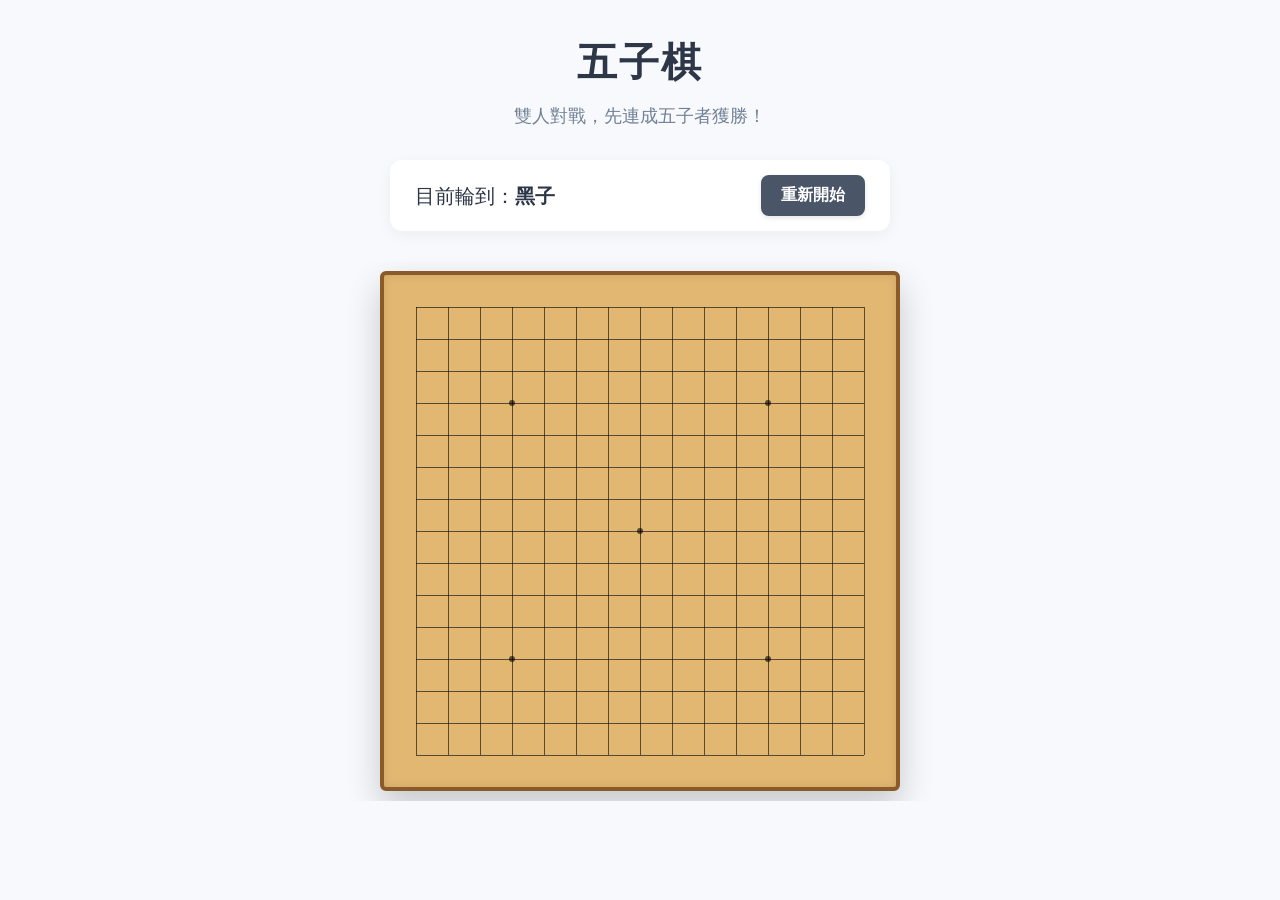
<file: 五子棋/index.html>
<!DOCTYPE html>
<html lang="zh-TW">
<head>
    <meta charset="UTF-8">
    <meta name="viewport" content="width=device-width, initial-scale=1.0">
    <title>五子棋遊戲</title>
    <meta name="description" content="純前端建立的五子棋雙人對戰遊戲">
    <link rel="stylesheet" href="style.css">
</head>
<body>
    <div class="container">
        <header>
            <h1>五子棋</h1>
            <p class="subtitle">雙人對戰，先連成五子者獲勝！</p>
        </header>

        <div class="game-info">
            <div id="status" class="status">目前輪到：<span class="player black-text">黑子</span></div>
            <button id="restart-btn" class="btn">重新開始</button>
        </div>

        <div class="board-wrapper">
            <div class="board-container" id="board-container">
                <div class="board-grid" id="board-grid"></div>
                <div class="board" id="board"></div>
            </div>
        </div>
    </div>

    <script src="script.js"></script>
</body>
</html>
</file>
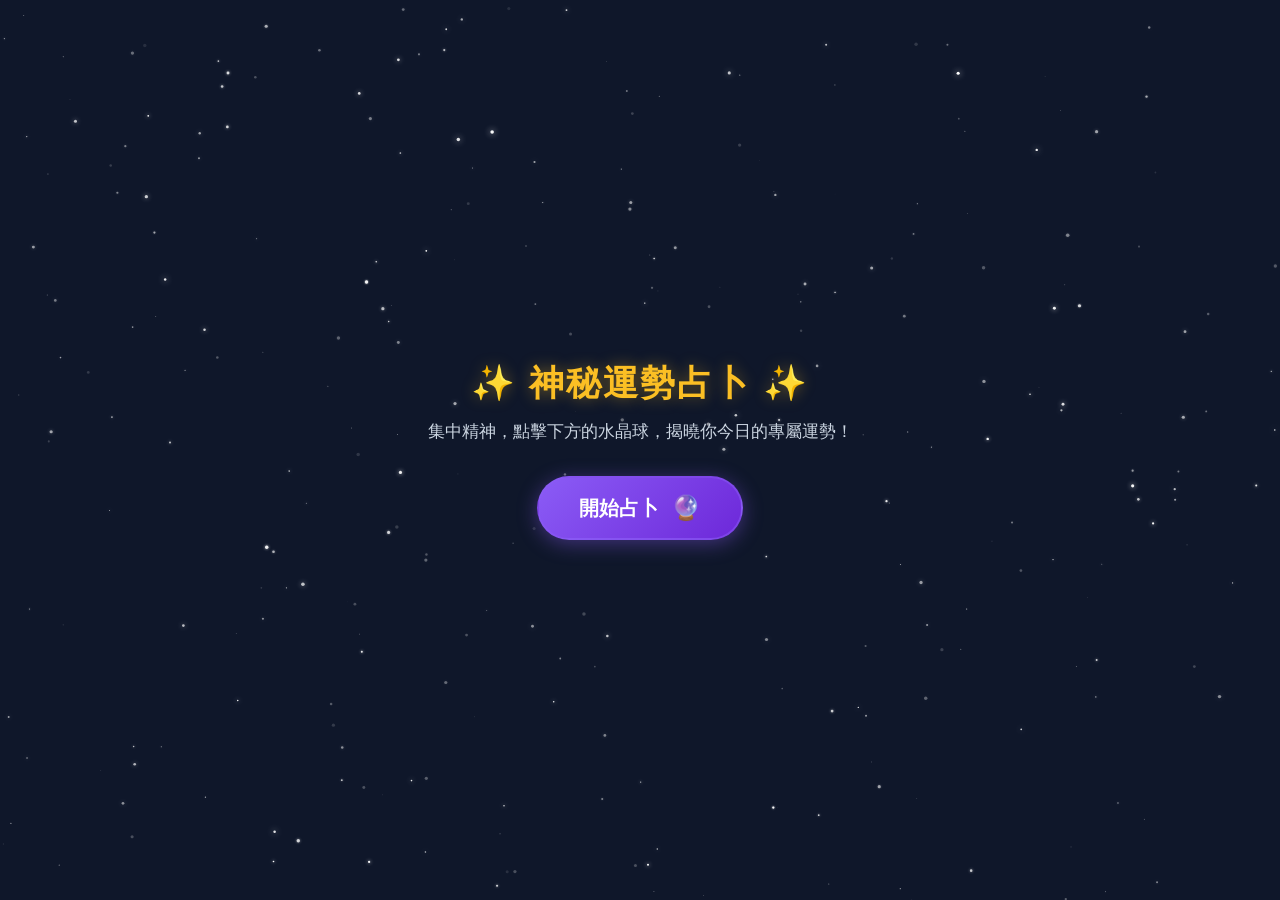
<file: 占卜/index.html>
<!DOCTYPE html>
<html lang="zh-TW">
<head>
    <meta charset="UTF-8">
    <meta name="viewport" content="width=device-width, initial-scale=1.0">
    <title>神秘運勢占卜</title>
    <link rel="stylesheet" href="style.css">
</head>
<body>
    <div class="container">
        <header>
            <h1>✨ 神秘運勢占卜 ✨</h1>
            <p>集中精神，點擊下方的水晶球，揭曉你今日的專屬運勢！</p>
        </header>

        <main>
            <div id="divination-area" class="active">
                <button id="draw-btn" class="mystic-btn">
                    <span class="btn-text">開始占卜</span>
                    <span class="btn-icon">🔮</span>
                </button>
            </div>

            <div id="result-area" class="hidden">
                <div class="result-card">
                    <h2 id="result-title">運勢標題</h2>
                    <div class="result-details">
                        <p><strong>💼 工作：</strong><span id="result-work"></span></p>
                        <p><strong>📚 學業：</strong><span id="result-study"></span></p>
                        <p><strong>❤️ 愛情：</strong><span id="result-love"></span></p>
                        <p><strong>💰 金錢：</strong><span id="result-money"></span></p>
                    </div>
                    <p id="result-desc" class="result-desc">整體說明</p>
                    <p id="result-closing" class="result-closing">結語</p>
                </div>
                <button id="retry-btn" class="retry-btn">🔄 再占卜一次</button>
            </div>
        </main>
        
        <!-- Canvas for simple background stars -->
        <canvas id="bg-canvas"></canvas>
    </div>
    <script src="script.js"></script>
</body>
</html>
</file>
<file: 五子棋/style.css>
:root {
    --bg-color: #f7f9fc;
    --text-color: #2d3748;
    --primary-color: #4a5568;
    --primary-hover: #2d3748;
    --board-bg: #e2b771; /* Wood color */
    --board-border: #8b5a2b;
    --grid-line: rgba(0, 0, 0, 0.6);
    --black-stone: #1a202c;
    --white-stone: #f7fafc;
}

* {
    margin: 0;
    padding: 0;
    box-sizing: border-box;
}

body {
    font-family: 'Inter', -apple-system, BlinkMacSystemFont, 'Segoe UI', Roboto, Helvetica, Arial, sans-serif;
    background-color: var(--bg-color);
    color: var(--text-color);
    line-height: 1.6;
}

.container {
    max-width: 800px;
    margin: 0 auto;
    padding: 30px 20px;
    text-align: center;
}

header {
    margin-bottom: 30px;
}

h1 {
    font-size: 2.5rem;
    color: var(--text-color);
    margin-bottom: 8px;
    letter-spacing: 2px;
}

.subtitle {
    font-size: 1.1rem;
    color: #718096;
}

.game-info {
    display: flex;
    justify-content: space-between;
    align-items: center;
    max-width: 500px;
    margin: 0 auto 30px auto;
    padding: 15px 25px;
    background: white;
    border-radius: 12px;
    box-shadow: 0 4px 15px rgba(0, 0, 0, 0.05);
}

.status {
    font-size: 1.25rem;
    font-weight: 500;
}

.player.black-text {
    color: #2d3748;
    font-weight: bold;
}

.player.white-text {
    color: #cbd5e1;
    font-weight: bold;
    text-shadow: 1px 1px 2px rgba(0,0,0,0.3);
}

.btn {
    background-color: var(--primary-color);
    color: white;
    border: none;
    padding: 10px 20px;
    font-size: 1rem;
    font-weight: 600;
    border-radius: 8px;
    cursor: pointer;
    transition: all 0.2s ease;
    box-shadow: 0 2px 5px rgba(0,0,0,0.1);
}

.btn:hover {
    background-color: var(--primary-hover);
    transform: translateY(-1px);
    box-shadow: 0 4px 8px rgba(0,0,0,0.15);
}

.btn:active {
    transform: translateY(1px);
    box-shadow: 0 1px 2px rgba(0,0,0,0.1);
}

.board-wrapper {
    display: flex;
    justify-content: center;
    padding: 10px;
    overflow-x: auto;
}

.board-container {
    --cell-size: 32px;
    --board-padding: 16px;
    
    position: relative;
    background-color: var(--board-bg);
    border: 4px solid var(--board-border);
    padding: var(--board-padding);
    border-radius: 6px;
    box-shadow: 0 15px 35px rgba(0, 0, 0, 0.2), inset 0 0 10px rgba(0,0,0,0.1);
    width: max-content;
    margin: 0 auto;
}

.board {
    display: grid;
    grid-template-columns: repeat(15, var(--cell-size));
    grid-template-rows: repeat(15, var(--cell-size));
    position: relative;
    z-index: 10;
}

.board-grid {
    position: absolute;
    top: calc(var(--board-padding) + var(--cell-size) / 2);
    left: calc(var(--board-padding) + var(--cell-size) / 2);
    width: calc(var(--cell-size) * 14);
    height: calc(var(--cell-size) * 14);
    pointer-events: none;
    z-index: 5;
}

.h-line {
    position: absolute;
    left: 0;
    top: calc(var(--index) * var(--cell-size));
    width: 100%;
    height: 1px;
    background-color: var(--grid-line);
}

.v-line {
    position: absolute;
    top: 0;
    left: calc(var(--index) * var(--cell-size));
    width: 1px;
    height: 100%;
    background-color: var(--grid-line);
}

.star-point {
    position: absolute;
    width: 6px;
    height: 6px;
    background-color: var(--grid-line);
    border-radius: 50%;
    transform: translate(-50%, -50%);
    top: calc(var(--index-y) * var(--cell-size));
    left: calc(var(--index-x) * var(--cell-size));
}

.cell {
    width: var(--cell-size);
    height: var(--cell-size);
    position: relative;
    display: flex;
    justify-content: center;
    align-items: center;
    cursor: pointer;
    z-index: 1;
}

.cell.empty:hover::after {
    content: '';
    position: absolute;
    width: 75%;
    height: 75%;
    border-radius: 50%;
    opacity: 0.6;
    transition: all 0.2s ease;
}

.board-container[data-turn="black"] .cell.empty:hover::after {
    background-color: var(--black-stone);
}

.board-container[data-turn="white"] .cell.empty:hover::after {
    background-color: var(--white-stone);
    box-shadow: 0 0 5px rgba(0,0,0,0.3);
}

.stone {
    width: 85%;
    height: 85%;
    border-radius: 50%;
    box-shadow: 2px 2px 4px rgba(0, 0, 0, 0.4);
    position: relative;
    z-index: 2;
    animation: placeStone 0.2s cubic-bezier(0.25, 0.46, 0.45, 0.94) forwards;
}

.stone.black {
    background: radial-gradient(circle at 30% 30%, #606a7b, var(--black-stone) 60%);
}

.stone.white {
    background: radial-gradient(circle at 30% 30%, #fff, #edf2f7 60%, #cbd5e1);
}

.stone.last-move::after {
    content: '';
    position: absolute;
    top: 50%;
    left: 50%;
    transform: translate(-50%, -50%);
    width: 6px;
    height: 6px;
    background-color: #e53e3e;
    border-radius: 50%;
}

@keyframes placeStone {
    from {
        transform: scale(1.3);
        opacity: 0;
    }
    to {
        transform: scale(1);
        opacity: 1;
    }
}

.cell.win-path .stone {
    animation: winPulse 1s infinite alternate;
}

@keyframes winPulse {
    from {
        box-shadow: 0 0 5px 2px rgba(236, 201, 75, 0.5);
    }
    to {
        box-shadow: 0 0 15px 5px rgba(236, 201, 75, 0.9);
    }
}

@media (max-width: 600px) {
    .container {
        padding: 15px 10px;
    }
    
    h1 {
        font-size: 2rem;
    }
    
    .game-info {
        flex-direction: column;
        gap: 15px;
        padding: 15px;
    }
    
    .board-container {
        --cell-size: 24px;
        --board-padding: 12px;
    }

    .star-point {
        width: 4px;
        height: 4px;
    }
    
    .stone.last-move::after {
        width: 4px;
        height: 4px;
    }
}

@media (max-width: 380px) {
    .board-container {
        --cell-size: 20px;
        --board-padding: 10px;
    }
}
</file>
<file: 占卜/style.css>
:root {
    --bg-color: #0f172a;
    --card-bg: rgba(30, 41, 59, 0.85);
    --text-main: #f8fafc;
    --text-muted: #cbd5e1;
    --primary: #8b5cf6;
    --primary-hover: #a78bfa;
    --gold: #fbbf24;
}

* {
    box-sizing: border-box;
    margin: 0;
    padding: 0;
}

body {
    font-family: -apple-system, BlinkMacSystemFont, "Segoe UI", Roboto, Helvetica, Arial, sans-serif;
    background-color: var(--bg-color);
    color: var(--text-main);
    display: flex;
    justify-content: center;
    align-items: center;
    min-height: 100vh;
    overflow-x: hidden;
    position: relative;
    padding: 1rem;
}

#bg-canvas {
    position: fixed;
    top: 0;
    left: 0;
    width: 100%;
    height: 100%;
    z-index: -1;
    pointer-events: none;
}

.container {
    width: 100%;
    max-width: 500px;
    text-align: center;
    z-index: 1;
    display: flex;
    flex-direction: column;
    justify-content: center;
    gap: 2rem;
}

header h1 {
    color: var(--gold);
    font-size: 2.2rem;
    margin-bottom: 0.8rem;
    text-shadow: 0 0 15px rgba(251, 191, 36, 0.4);
    letter-spacing: 2px;
}

header p {
    color: var(--text-muted);
    font-size: 1.05rem;
    line-height: 1.5;
}

/* Button Styles */
.mystic-btn {
    background: linear-gradient(135deg, var(--primary), #6d28d9);
    border: 2px solid rgba(139, 92, 246, 0.5);
    border-radius: 50px;
    padding: 1rem 2.5rem;
    font-size: 1.25rem;
    font-weight: bold;
    color: white;
    cursor: pointer;
    box-shadow: 0 4px 20px rgba(139, 92, 246, 0.4);
    transition: all 0.3s cubic-bezier(0.25, 0.8, 0.25, 1);
    display: flex;
    align-items: center;
    justify-content: center;
    gap: 0.8rem;
    margin: 0 auto;
}

.mystic-btn:hover {
    transform: translateY(-4px) scale(1.02);
    box-shadow: 0 8px 25px rgba(139, 92, 246, 0.6);
    border-color: var(--primary-hover);
}

.mystic-btn:active {
    transform: translateY(1px);
}

.btn-icon {
    font-size: 1.5rem;
    animation: float 3s ease-in-out infinite;
}

/* Areas */
.hidden {
    display: none !important;
}

.active {
    display: block;
    animation: fadeIn 0.6s ease-out forwards;
}

/* Result Card */
.result-card {
    background: var(--card-bg);
    border-radius: 20px;
    padding: 2rem 1.5rem;
    margin-bottom: 2rem;
    box-shadow: 0 10px 40px rgba(0, 0, 0, 0.5);
    border: 1px solid rgba(255, 255, 255, 0.1);
    backdrop-filter: blur(12px);
    -webkit-backdrop-filter: blur(12px);
    transform: translateY(20px);
    opacity: 0;
    animation: slideUp 0.6s ease-out forwards;
}

#result-title {
    color: var(--gold);
    font-size: 1.8rem;
    margin-bottom: 1.5rem;
    border-bottom: 1px dashed rgba(255, 255, 255, 0.2);
    padding-bottom: 1rem;
}

.result-details {
    text-align: left;
    margin-bottom: 1.8rem;
    background: rgba(0, 0, 0, 0.25);
    padding: 1.2rem;
    border-radius: 12px;
    border: 1px solid rgba(255, 255, 255, 0.05);
}

.result-details p {
    margin: 0.8rem 0;
    font-size: 1.05rem;
    display: flex;
    align-items: flex-start;
    gap: 0.5rem;
    line-height: 1.4;
}

.result-details strong {
    white-space: nowrap;
    color: var(--primary-hover);
    min-width: 65px;
}

.result-details span {
    flex: 1;
}

.result-desc {
    font-size: 1.1rem;
    line-height: 1.6;
    margin-bottom: 1.5rem;
    color: var(--text-main);
}

.result-closing {
    font-weight: bold;
    color: var(--gold);
    font-size: 1.2rem;
    padding-top: 1rem;
    border-top: 1px solid rgba(255, 255, 255, 0.1);
}

/* Retry Button */
.retry-btn {
    background: transparent;
    border: 2px solid var(--text-muted);
    color: var(--text-muted);
    padding: 0.8rem 2rem;
    border-radius: 30px;
    font-size: 1.05rem;
    font-weight: bold;
    cursor: pointer;
    transition: all 0.3s ease;
}

.retry-btn:hover {
    background: rgba(203, 213, 225, 0.1);
    color: white;
    border-color: white;
    transform: translateY(-2px);
}

/* Animations */
@keyframes fadeIn {
    from { opacity: 0; }
    to { opacity: 1; }
}

@keyframes slideUp {
    from { opacity: 0; transform: translateY(20px); }
    to { opacity: 1; transform: translateY(0); }
}

@keyframes float {
    0%, 100% { transform: translateY(0); }
    50% { transform: translateY(-5px); }
}

@keyframes shake {
    0% { transform: translateX(0) rotate(0deg); }
    15% { transform: translateX(-4px) rotate(-2deg); }
    30% { transform: translateX(4px) rotate(2deg); }
    45% { transform: translateX(-4px) rotate(-2deg); }
    60% { transform: translateX(4px) rotate(2deg); }
    75% { transform: translateX(-4px) rotate(-2deg); }
    100% { transform: translateX(0) rotate(0deg); }
}

.shaking {
    animation: shake 0.5s ease-in-out;
    pointer-events: none;
}

/* Responsive */
@media (max-width: 480px) {
    header h1 {
        font-size: 1.8rem;
    }
    
    .result-card {
        padding: 1.5rem 1rem;
    }
    
    .result-details p {
        font-size: 1rem;
    }
}
</file>
